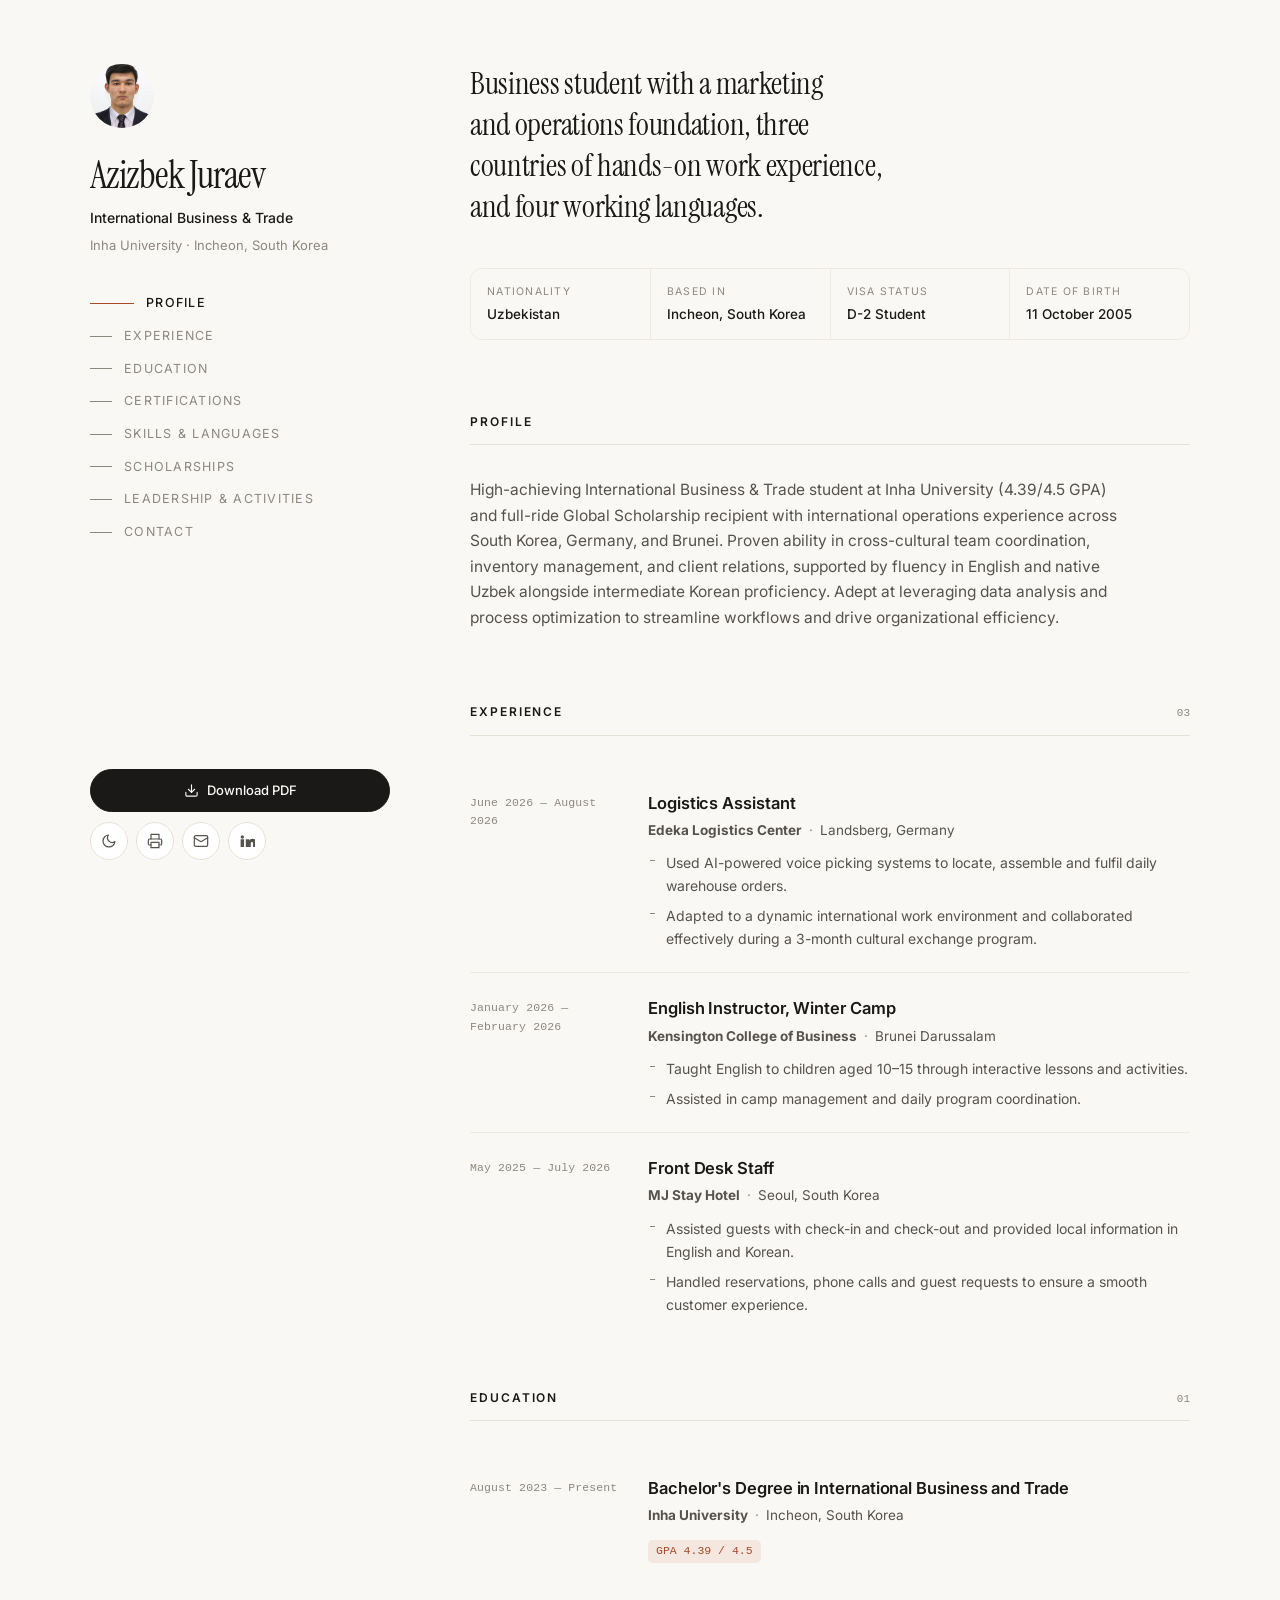
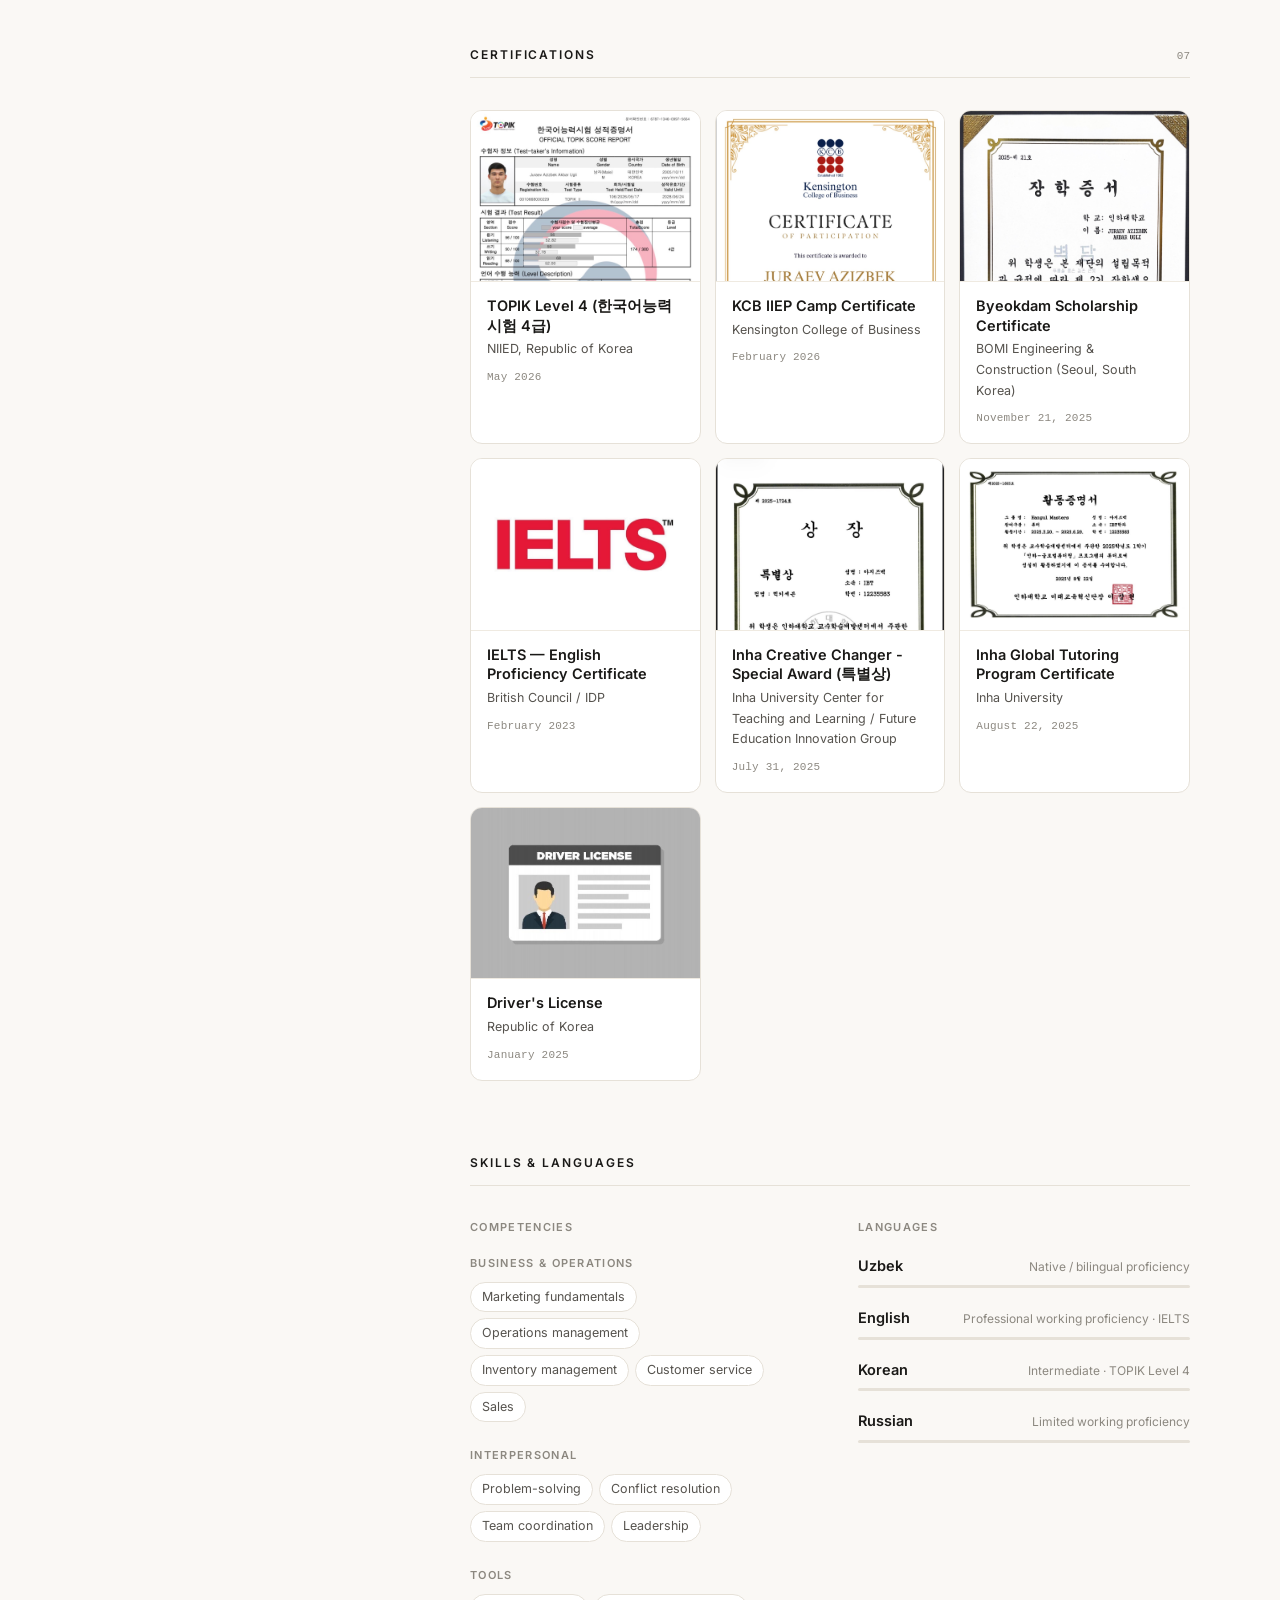
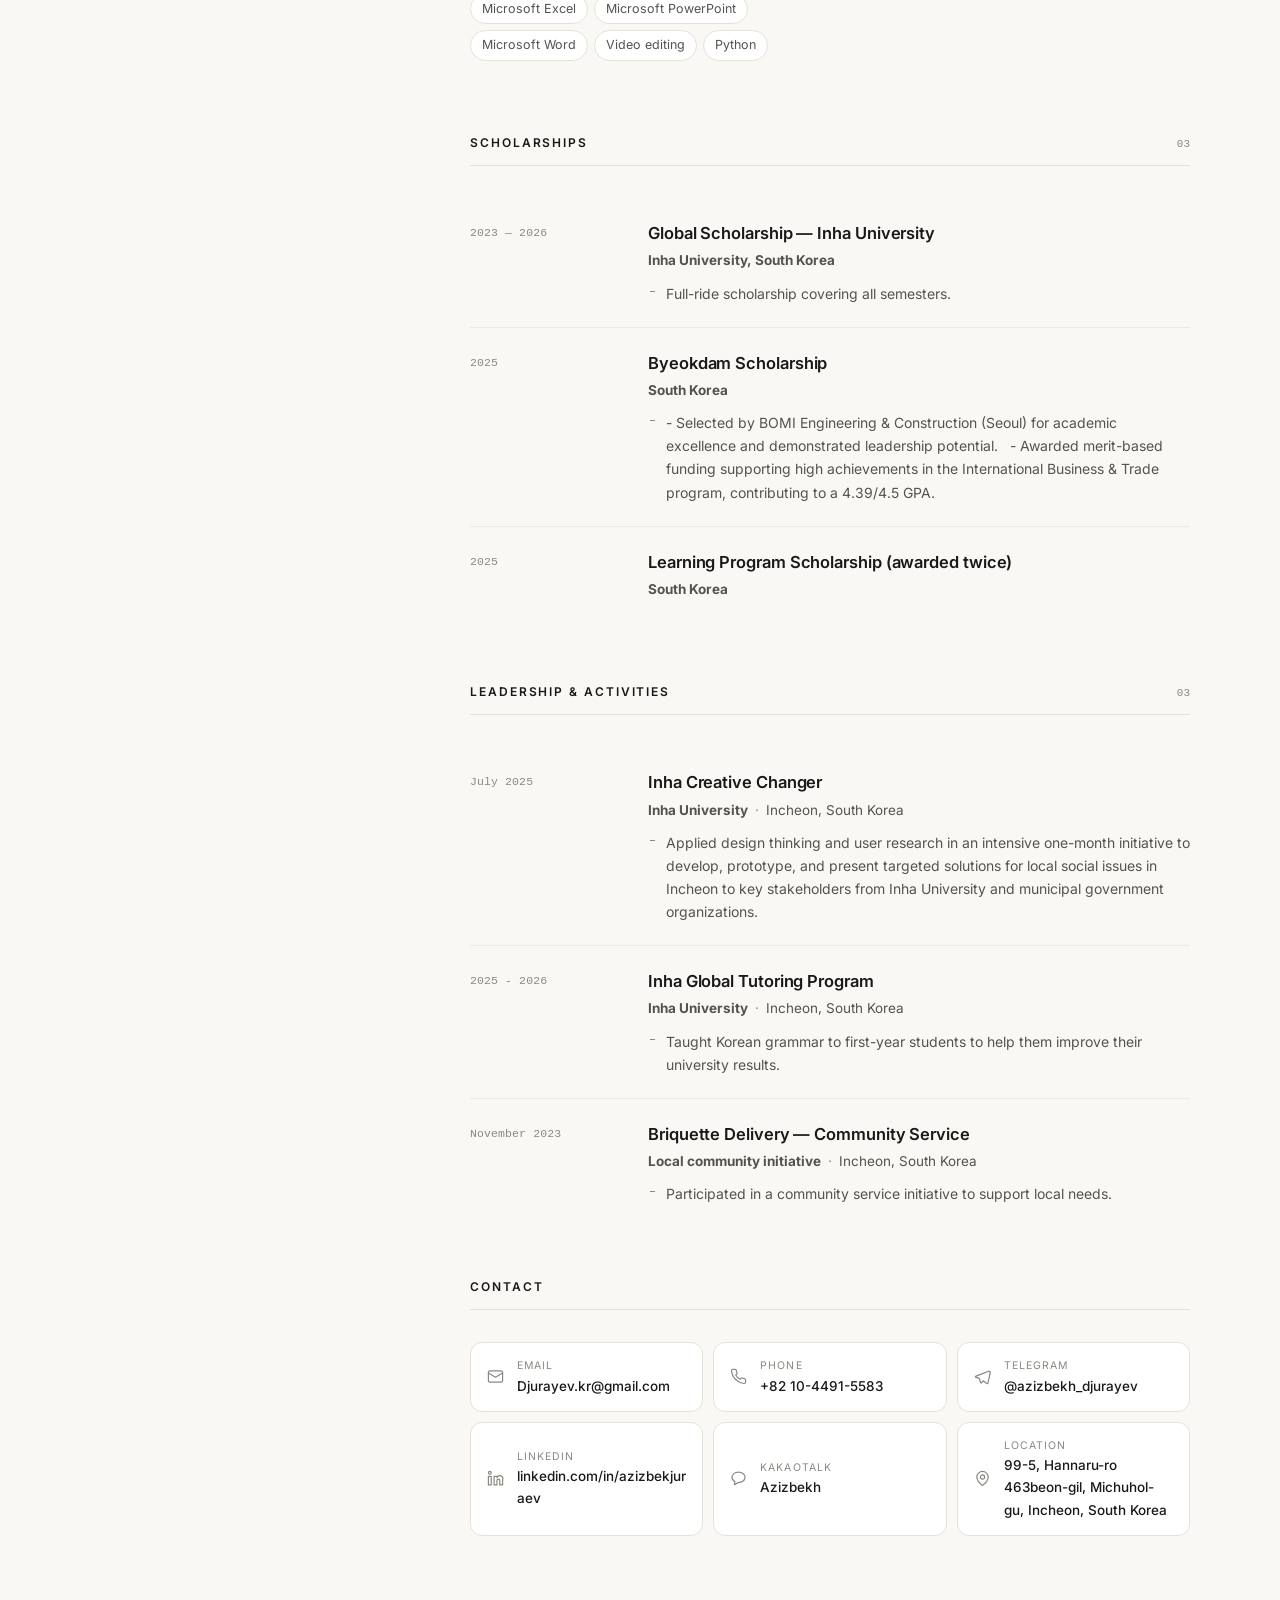
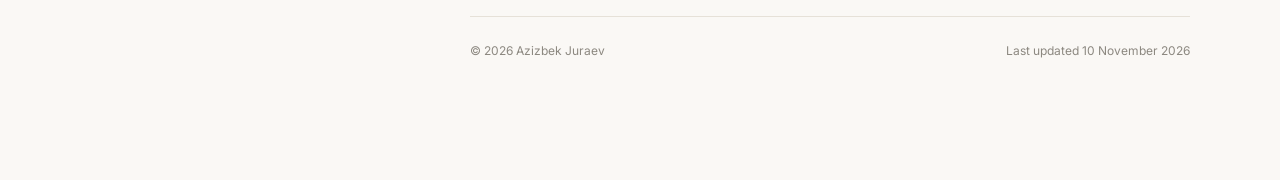
<file: index.html>
<!DOCTYPE html>
<html lang="en">
<head>
<meta charset="utf-8">
<meta name="viewport" content="width=device-width, initial-scale=1">
<title>Azizbek Juraev — International Business & Trade</title>
<meta name="description" content="Résumé of Azizbek Juraev — International Business and Trade student at Inha University, Incheon. Experience across South Korea, Brunei and Germany. Four working languages.">
<meta name="author" content="Azizbek Juraev">
<meta name="robots" content="index, follow">
<meta property="og:type" content="profile">
<meta property="og:title" content="Azizbek Juraev — International Business & Trade">
<meta property="og:description" content="International Business and Trade student at Inha University. Experience across South Korea, Brunei and Germany.">
<meta name="twitter:card" content="summary">
<meta name="theme-color" content="#faf8f5" media="(prefers-color-scheme: light)">
<meta name="theme-color" content="#100f0e" media="(prefers-color-scheme: dark)">
<link rel="canonical" href="/">
<link rel="icon" href="data:image/svg+xml,<svg xmlns='http://www.w3.org/2000/svg' viewBox='0 0 100 100'><rect width='100' height='100' rx='22' fill='%23a8492a'/><text x='50' y='69' font-size='52' font-family='Georgia,serif' fill='%23fff' text-anchor='middle'>AJ</text></svg>">
<link rel="preconnect" href="https://fonts.googleapis.com">
<link rel="preconnect" href="https://fonts.gstatic.com" crossorigin>
<link href="https://fonts.googleapis.com/css2?family=Instrument+Serif:ital@0;1&family=Inter:wght@400;500;600&display=swap" rel="stylesheet">
<link rel="stylesheet" href="styles.css">
</head>
<body>

<div class="shell">

  <aside class="side">
    <div>
      <div id="avatar"></div>
    </div>
    <div>
      <h1 id="p-name">—</h1>
      <p class="role"><strong id="p-headline"></strong></p>
      <p class="where" id="p-sub"></p>
    </div>

    <nav class="nav" id="nav" aria-label="Sections"></nav>

    <div class="side-actions">
      <a class="btn btn-primary" id="pdf-link" href="assets/Azizbek-Juraev-Resume.pdf" download>
        <svg viewBox="0 0 24 24" fill="none" stroke="currentColor" stroke-width="1.8" stroke-linecap="round" stroke-linejoin="round"><path d="M21 15v4a2 2 0 0 1-2 2H5a2 2 0 0 1-2-2v-4"/><polyline points="7 10 12 15 17 10"/><line x1="12" y1="15" x2="12" y2="3"/></svg>
        Download PDF
      </a>
      <div class="icon-row">
        <button class="icon-btn" id="theme-btn" title="Toggle theme" aria-label="Toggle colour theme">
          <svg id="theme-icon" viewBox="0 0 24 24" fill="none" stroke="currentColor" stroke-width="1.8" stroke-linecap="round" stroke-linejoin="round"><path d="M21 12.79A9 9 0 1 1 11.21 3 7 7 0 0 0 21 12.79z"/></svg>
        </button>
        <button class="icon-btn" id="print-btn" title="Print" aria-label="Print résumé">
          <svg viewBox="0 0 24 24" fill="none" stroke="currentColor" stroke-width="1.8" stroke-linecap="round" stroke-linejoin="round"><polyline points="6 9 6 2 18 2 18 9"/><path d="M6 18H4a2 2 0 0 1-2-2v-5a2 2 0 0 1 2-2h16a2 2 0 0 1 2 2v5a2 2 0 0 1-2 2h-2"/><rect x="6" y="14" width="12" height="8"/></svg>
        </button>
        <a class="icon-btn" id="mail-btn" href="#" title="Email" aria-label="Send an email">
          <svg viewBox="0 0 24 24" fill="none" stroke="currentColor" stroke-width="1.8" stroke-linecap="round" stroke-linejoin="round"><rect x="2" y="4" width="20" height="16" rx="2"/><path d="m22 7-10 6L2 7"/></svg>
        </a>
        <a class="icon-btn" id="li-btn" href="#" target="_blank" rel="noopener" title="LinkedIn" aria-label="LinkedIn profile">
          <svg viewBox="0 0 24 24" fill="currentColor"><path d="M4.98 3.5a2.5 2.5 0 1 1 0 5 2.5 2.5 0 0 1 0-5zM2.4 21h5.15V9.5H2.4V21zM10.2 9.5h4.94v1.57h.07c.69-1.24 2.37-2.55 4.88-2.55 5.22 0 6.18 3.32 6.18 7.63V21h-5.15v-4.79c0-1.14-.02-2.61-1.62-2.61-1.62 0-1.87 1.24-1.87 2.53V21H10.2V9.5z"/></svg>
        </a>
      </div>
    </div>
  </aside>

  <main class="main" id="main">
    <div class="boot" id="boot">Loading résumé…</div>
  </main>

</div>

<div class="lightbox" id="lightbox" role="dialog" aria-modal="true" aria-label="Certificate preview">
  <button class="close" id="lb-close" aria-label="Close">
    <svg viewBox="0 0 24 24" width="18" height="18" fill="none" stroke="currentColor" stroke-width="2" stroke-linecap="round"><path d="M18 6 6 18M6 6l12 12"/></svg>
  </button>
  <img id="lb-img" alt="">
  <div class="cap" id="lb-cap"></div>
</div>

<script src="app.js"></script>
</body>
</html>
</file>
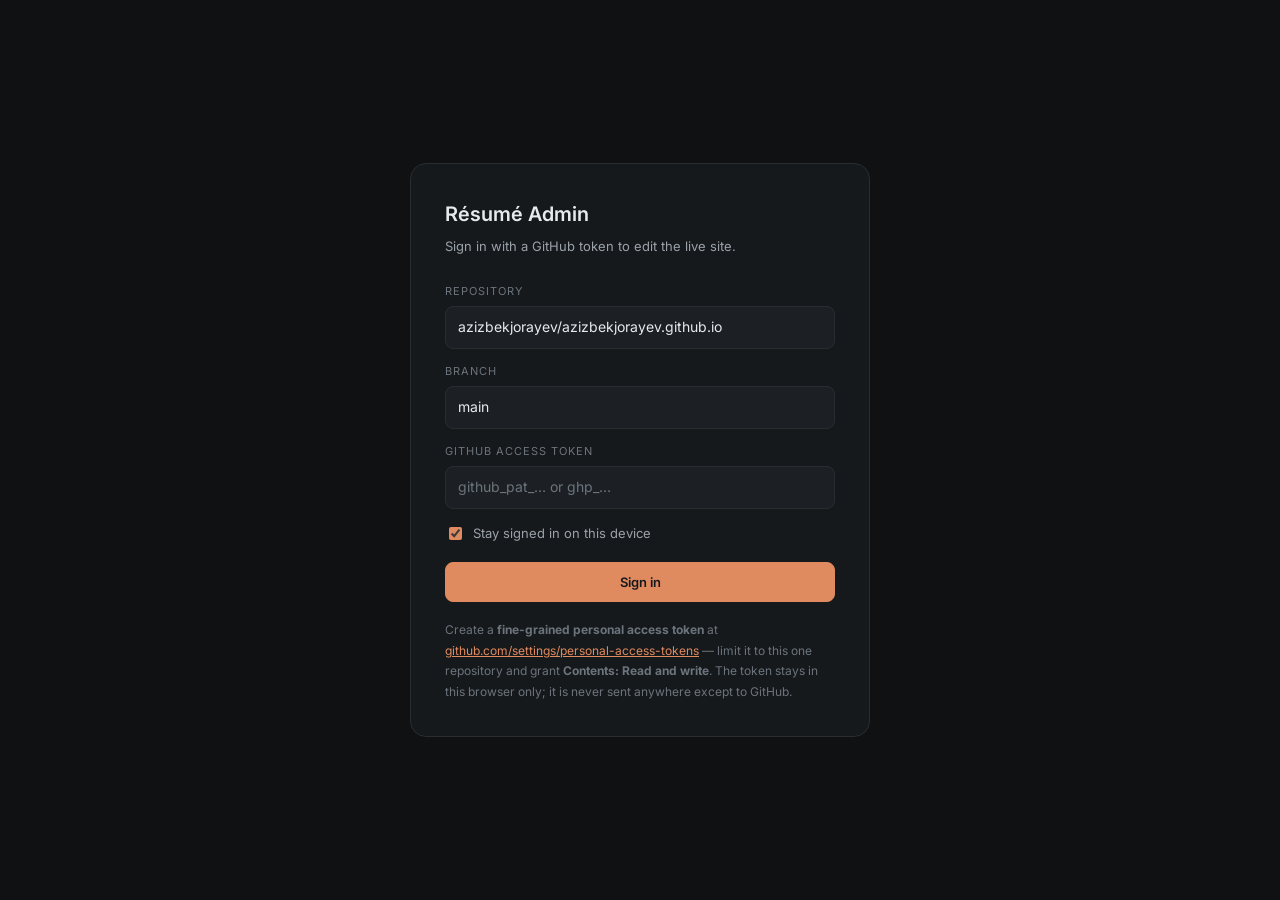
<file: admin/index.html>
<!DOCTYPE html>
<html lang="en">
<head>
<meta charset="utf-8">
<meta name="viewport" content="width=device-width, initial-scale=1">
<title>Résumé Admin</title>
<meta name="robots" content="noindex, nofollow">
<link rel="icon" href="data:image/svg+xml,<svg xmlns='http://www.w3.org/2000/svg' viewBox='0 0 100 100'><rect width='100' height='100' rx='22' fill='%23e08a5f'/><text x='50' y='70' font-size='56' font-family='monospace' fill='%2316191c' text-anchor='middle'>%E2%9A%99</text></svg>">
<link rel="preconnect" href="https://fonts.googleapis.com">
<link rel="preconnect" href="https://fonts.gstatic.com" crossorigin>
<link href="https://fonts.googleapis.com/css2?family=Inter:wght@400;500;600&display=swap" rel="stylesheet">
<link rel="stylesheet" href="admin.css">
</head>
<body>

<!-- ============ LOGIN ============ -->
<div class="gate" id="gate">
  <div class="gate-card">
    <h1>Résumé Admin</h1>
    <p class="sub">Sign in with a GitHub token to edit the live site.</p>

    <label class="f">
      <span>Repository</span>
      <input type="text" id="in-repo" class="mono" value="azizbekjorayev/azizbekjorayev.github.io" placeholder="username/repository" autocomplete="off" spellcheck="false">
    </label>

    <label class="f">
      <span>Branch</span>
      <input type="text" id="in-branch" class="mono" value="main" autocomplete="off" spellcheck="false">
    </label>

    <label class="f">
      <span>GitHub access token</span>
      <input type="password" id="in-token" class="mono" placeholder="github_pat_… or ghp_…" autocomplete="off" spellcheck="false">
    </label>

    <label style="display:flex;align-items:center;gap:8px;font-size:13px;color:var(--ink-2);margin:4px 0 18px;cursor:pointer">
      <input type="checkbox" id="in-remember" checked style="width:auto;accent-color:var(--accent)">
      Stay signed in on this device
    </label>

    <button class="btn btn-primary btn-wide" id="btn-login">Sign in</button>
    <div class="msg" id="gate-msg"></div>

    <p class="help">
      Create a <b>fine-grained personal access token</b> at
      <a href="https://github.com/settings/personal-access-tokens/new" target="_blank" rel="noopener">github.com/settings/personal-access-tokens</a>
      — limit it to this one repository and grant <b>Contents: Read and write</b>.
      The token stays in this browser only; it is never sent anywhere except to GitHub.
    </p>
  </div>
</div>

<!-- ============ APP ============ -->
<div class="app" id="app">
  <aside class="sidebar">
    <div class="brand">
      <div class="t">Résumé Admin</div>
      <div class="r" id="brand-repo"></div>
    </div>
    <nav class="snav" id="snav"></nav>
    <div class="sfoot">
      <a class="btn btn-sm" id="btn-view" href="../" target="_blank" rel="noopener">View site ↗</a>
      <button class="btn btn-sm btn-danger" id="btn-logout">Sign out</button>
    </div>
  </aside>

  <div class="content">
    <div class="topbar">
      <h2 id="pane-title">Profile</h2>
      <span class="dirty" id="dirty">● unsaved changes</span>
    </div>
    <div class="pane" id="pane"></div>
  </div>

  <div class="savebar">
    <span class="status" id="status"></span>
    <button class="btn" id="btn-reload">Discard &amp; reload</button>
    <button class="btn btn-primary" id="btn-save">Publish changes</button>
  </div>
</div>

<script src="admin.js"></script>
</body>
</html>
</file>
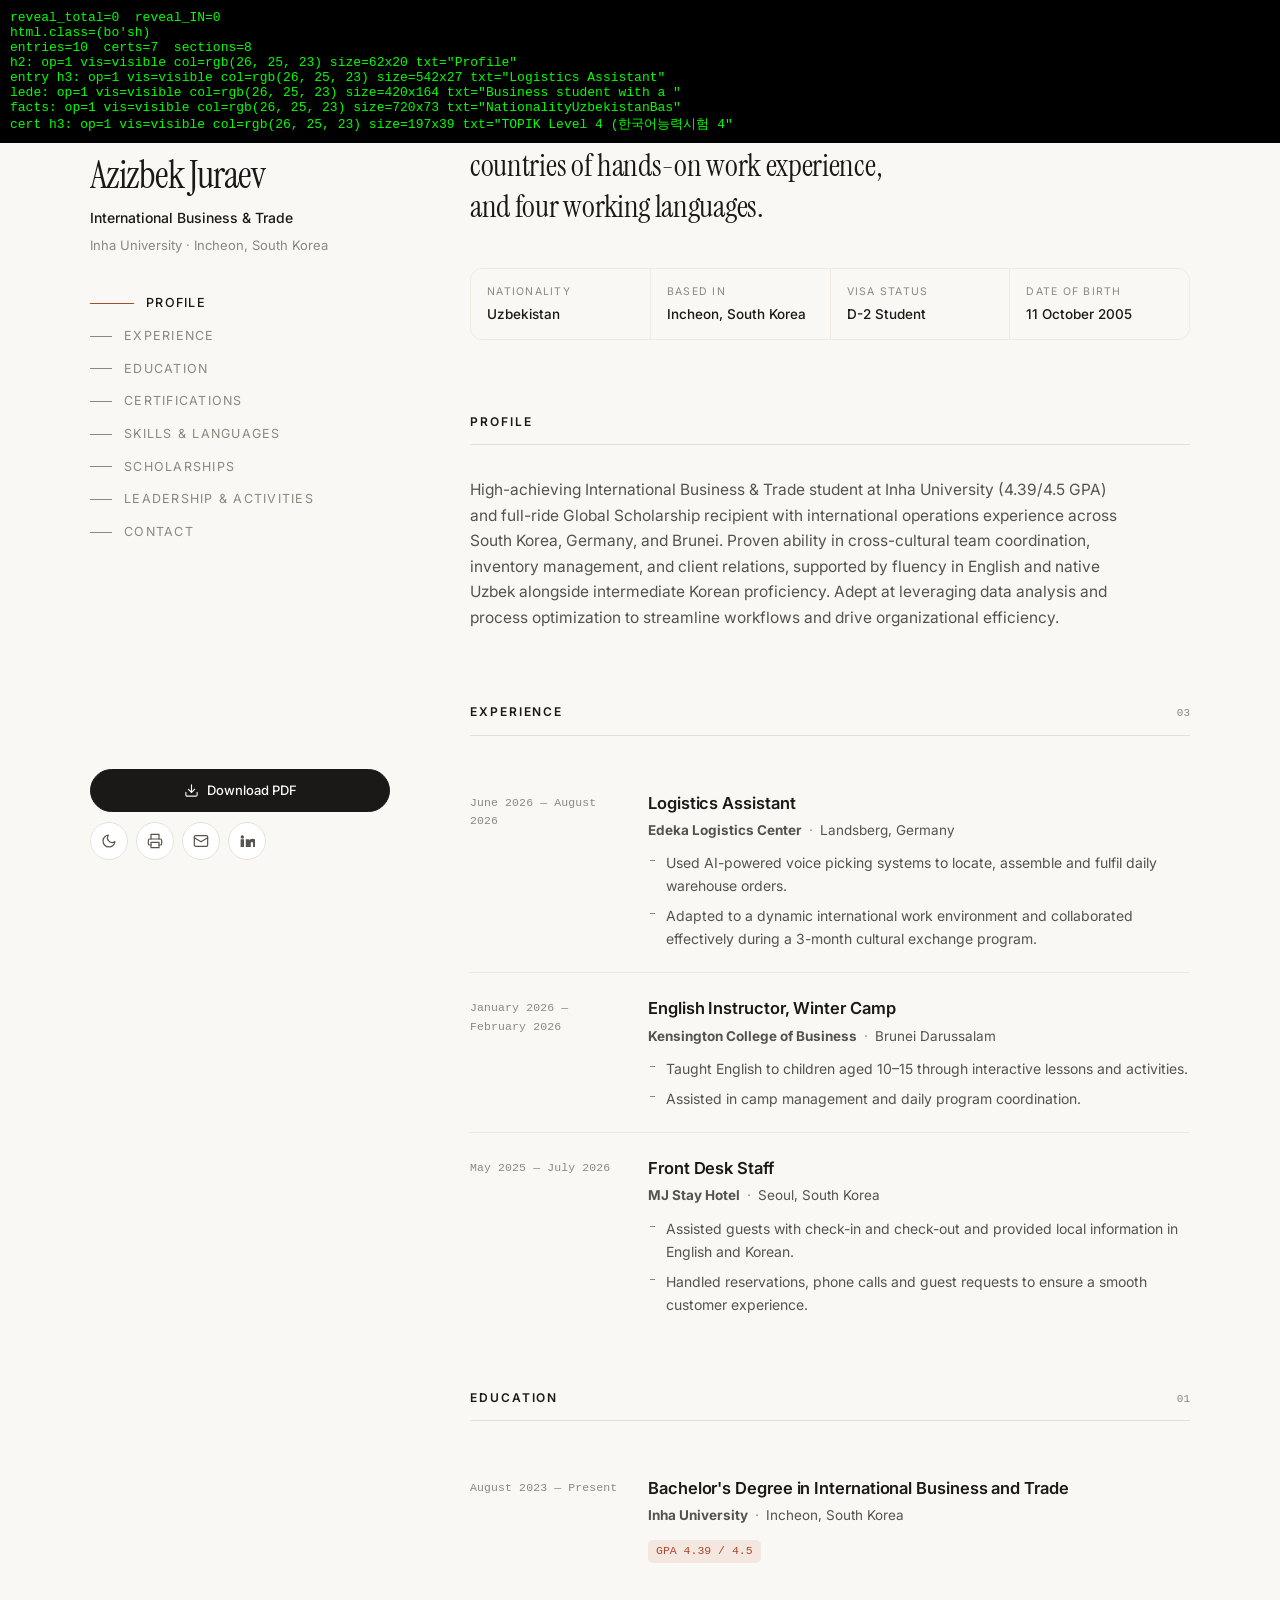
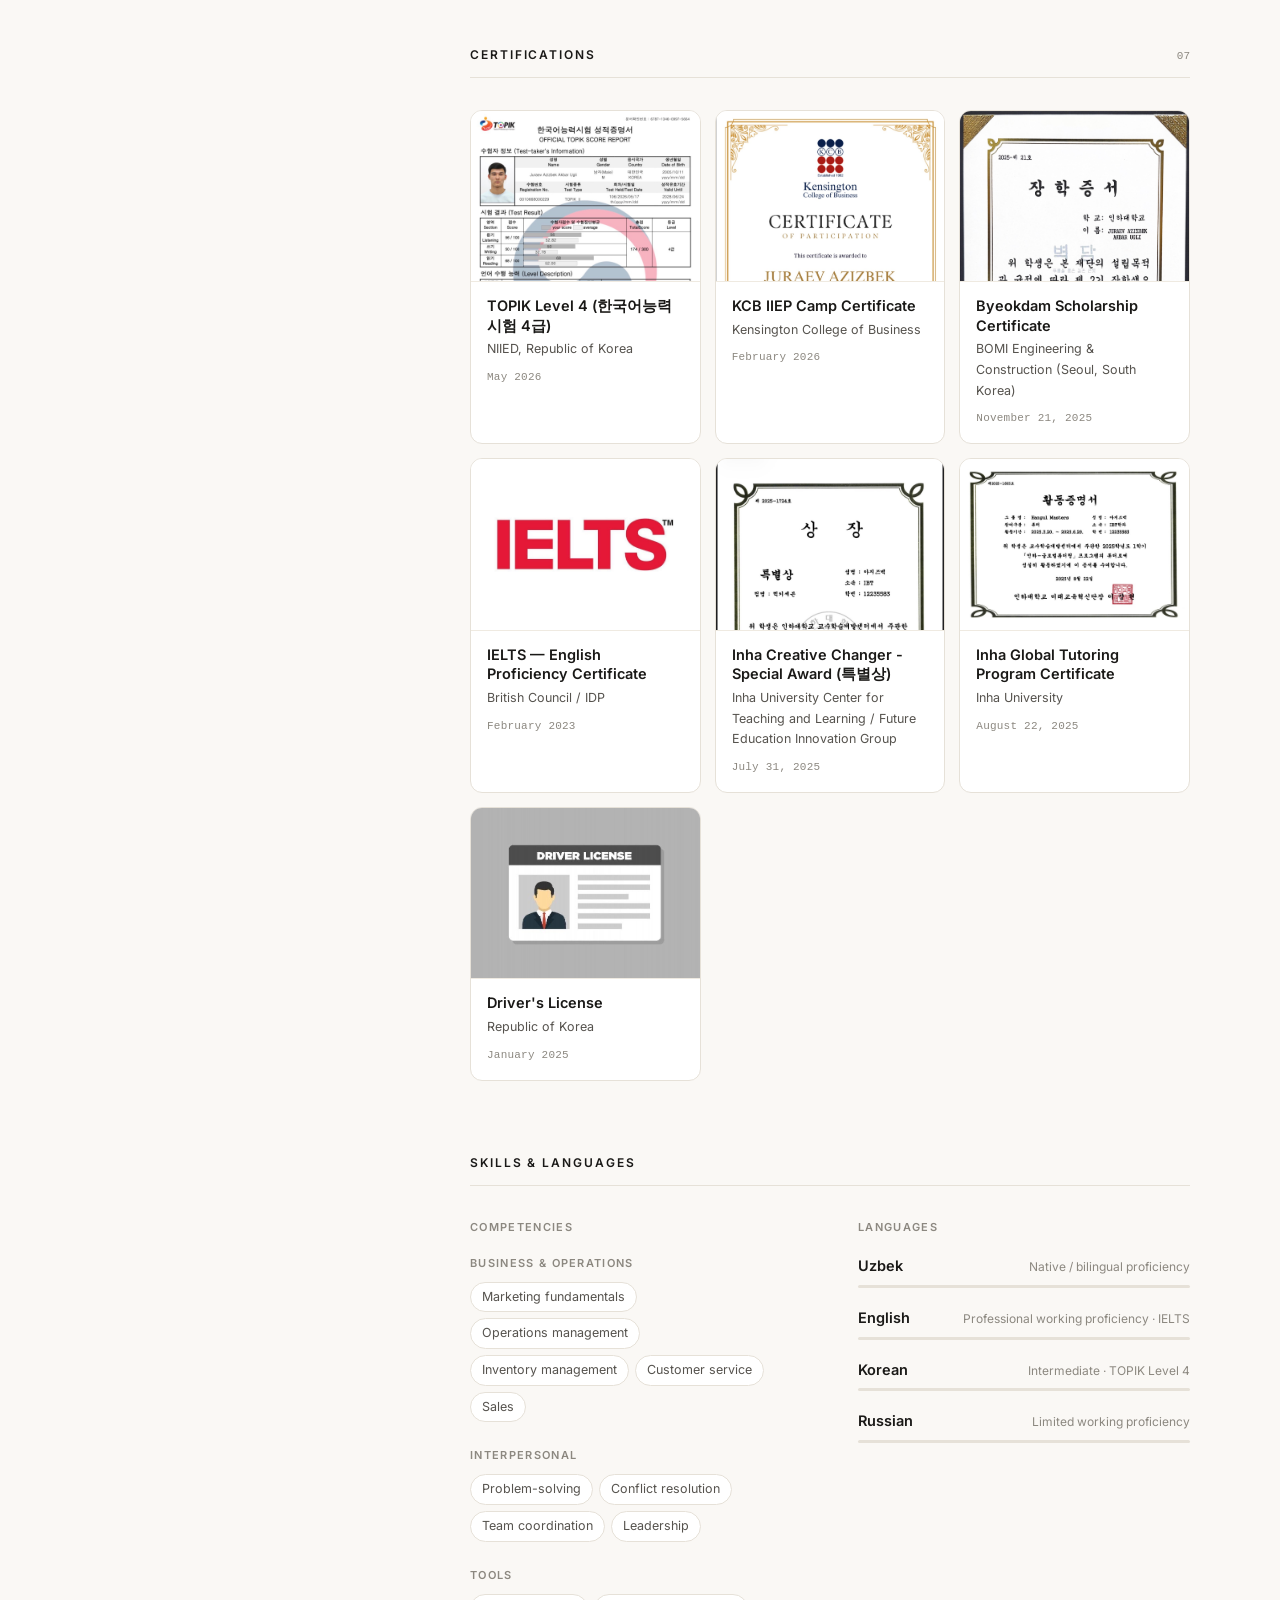
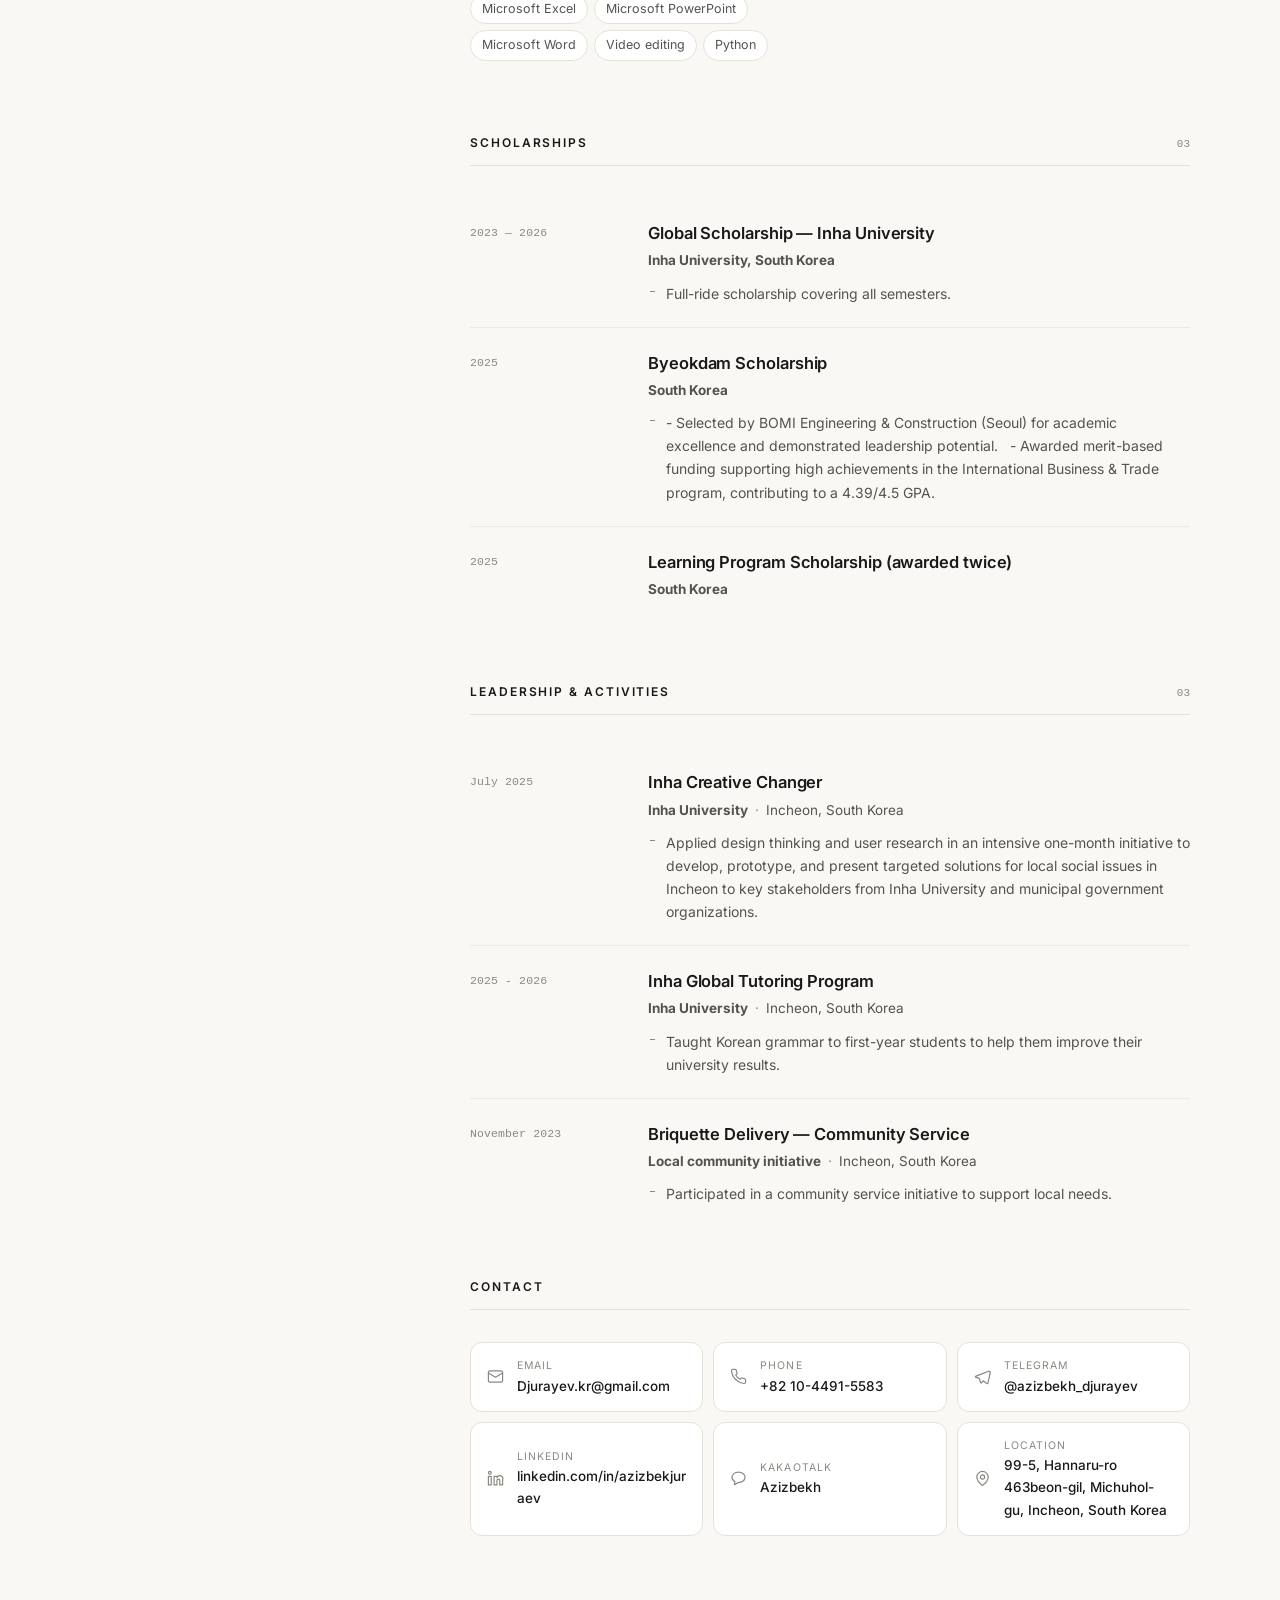
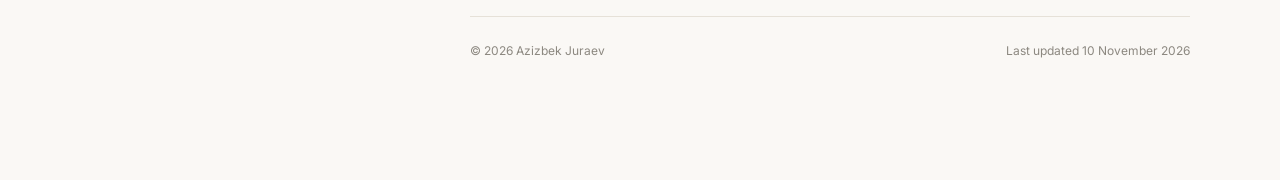
<file: diag.html>
<!DOCTYPE html>
<html lang="en">
<head>
<meta charset="utf-8">
<meta name="viewport" content="width=device-width, initial-scale=1">
<title>Azizbek Juraev — International Business & Trade</title>
<meta name="description" content="Résumé of Azizbek Juraev — International Business and Trade student at Inha University, Incheon. Experience across South Korea, Brunei and Germany. Four working languages.">
<meta name="author" content="Azizbek Juraev">
<meta name="robots" content="index, follow">
<meta property="og:type" content="profile">
<meta property="og:title" content="Azizbek Juraev — International Business & Trade">
<meta property="og:description" content="International Business and Trade student at Inha University. Experience across South Korea, Brunei and Germany.">
<meta name="twitter:card" content="summary">
<meta name="theme-color" content="#faf8f5" media="(prefers-color-scheme: light)">
<meta name="theme-color" content="#100f0e" media="(prefers-color-scheme: dark)">
<link rel="canonical" href="/">
<link rel="icon" href="data:image/svg+xml,<svg xmlns='http://www.w3.org/2000/svg' viewBox='0 0 100 100'><rect width='100' height='100' rx='22' fill='%23a8492a'/><text x='50' y='69' font-size='52' font-family='Georgia,serif' fill='%23fff' text-anchor='middle'>AJ</text></svg>">
<link rel="preconnect" href="https://fonts.googleapis.com">
<link rel="preconnect" href="https://fonts.gstatic.com" crossorigin>
<link href="https://fonts.googleapis.com/css2?family=Instrument+Serif:ital@0;1&family=Inter:wght@400;500;600&display=swap" rel="stylesheet">
<link rel="stylesheet" href="styles.css">
</head>
<body>

<div class="shell">

  <aside class="side">
    <div>
      <div id="avatar"></div>
    </div>
    <div>
      <h1 id="p-name">—</h1>
      <p class="role"><strong id="p-headline"></strong></p>
      <p class="where" id="p-sub"></p>
    </div>

    <nav class="nav" id="nav" aria-label="Sections"></nav>

    <div class="side-actions">
      <a class="btn btn-primary" id="pdf-link" href="assets/Azizbek-Juraev-Resume.pdf" download>
        <svg viewBox="0 0 24 24" fill="none" stroke="currentColor" stroke-width="1.8" stroke-linecap="round" stroke-linejoin="round"><path d="M21 15v4a2 2 0 0 1-2 2H5a2 2 0 0 1-2-2v-4"/><polyline points="7 10 12 15 17 10"/><line x1="12" y1="15" x2="12" y2="3"/></svg>
        Download PDF
      </a>
      <div class="icon-row">
        <button class="icon-btn" id="theme-btn" title="Toggle theme" aria-label="Toggle colour theme">
          <svg id="theme-icon" viewBox="0 0 24 24" fill="none" stroke="currentColor" stroke-width="1.8" stroke-linecap="round" stroke-linejoin="round"><path d="M21 12.79A9 9 0 1 1 11.21 3 7 7 0 0 0 21 12.79z"/></svg>
        </button>
        <button class="icon-btn" id="print-btn" title="Print" aria-label="Print résumé">
          <svg viewBox="0 0 24 24" fill="none" stroke="currentColor" stroke-width="1.8" stroke-linecap="round" stroke-linejoin="round"><polyline points="6 9 6 2 18 2 18 9"/><path d="M6 18H4a2 2 0 0 1-2-2v-5a2 2 0 0 1 2-2h16a2 2 0 0 1 2 2v5a2 2 0 0 1-2 2h-2"/><rect x="6" y="14" width="12" height="8"/></svg>
        </button>
        <a class="icon-btn" id="mail-btn" href="#" title="Email" aria-label="Send an email">
          <svg viewBox="0 0 24 24" fill="none" stroke="currentColor" stroke-width="1.8" stroke-linecap="round" stroke-linejoin="round"><rect x="2" y="4" width="20" height="16" rx="2"/><path d="m22 7-10 6L2 7"/></svg>
        </a>
        <a class="icon-btn" id="li-btn" href="#" target="_blank" rel="noopener" title="LinkedIn" aria-label="LinkedIn profile">
          <svg viewBox="0 0 24 24" fill="currentColor"><path d="M4.98 3.5a2.5 2.5 0 1 1 0 5 2.5 2.5 0 0 1 0-5zM2.4 21h5.15V9.5H2.4V21zM10.2 9.5h4.94v1.57h.07c.69-1.24 2.37-2.55 4.88-2.55 5.22 0 6.18 3.32 6.18 7.63V21h-5.15v-4.79c0-1.14-.02-2.61-1.62-2.61-1.62 0-1.87 1.24-1.87 2.53V21H10.2V9.5z"/></svg>
        </a>
      </div>
    </div>
  </aside>

  <main class="main" id="main">
    <div class="boot" id="boot">Loading résumé…</div>
  </main>

</div>

<div class="lightbox" id="lightbox" role="dialog" aria-modal="true" aria-label="Certificate preview">
  <button class="close" id="lb-close" aria-label="Close">
    <svg viewBox="0 0 24 24" width="18" height="18" fill="none" stroke="currentColor" stroke-width="2" stroke-linecap="round"><path d="M18 6 6 18M6 6l12 12"/></svg>
  </button>
  <img id="lb-img" alt="">
  <div class="cap" id="lb-cap"></div>
</div>

<script src="app.js"></script>
<script>
setTimeout(function(){
  var out=[];
  out.push("reveal_total="+document.querySelectorAll(".reveal").length+"  reveal_IN="+document.querySelectorAll(".reveal.in").length);
  out.push("html.class="+(document.documentElement.className||"(bo'sh)"));
  out.push("entries="+document.querySelectorAll(".entry").length+"  certs="+document.querySelectorAll(".cert").length+"  sections="+document.querySelectorAll("section").length);
  [["h2","h2"],["entry h3","article.entry h3"],["lede","p.lede"],["facts",".facts"],["cert h3",".cert h3"]].forEach(function(pair){
    var e=document.querySelector(pair[1]);
    if(!e){out.push(pair[0]+": YO_Q");return;}
    var cs=getComputedStyle(e), r=e.getBoundingClientRect();
    out.push(pair[0]+": op="+cs.opacity+" vis="+cs.visibility+" col="+cs.color+" size="+Math.round(r.width)+"x"+Math.round(r.height)+" txt="+JSON.stringify((e.textContent||"").trim().slice(0,24)));
  });
  var d=document.createElement("pre");
  d.style.cssText="position:fixed;top:0;left:0;right:0;z-index:9999;background:#000;color:#0f0;font:13px monospace;padding:10px;margin:0;white-space:pre-wrap";
  d.textContent=out.join("\n");
  document.body.insertBefore(d, document.body.firstChild);
},900);
</script>
</body>
</html>
</file>
<file: styles.css>
/* ============================================================
   Azizbek Juraev — Résumé
   Editorial minimalist. Light + dark, print-ready.
   ============================================================ */

:root {
  --paper:      #faf8f5;
  --surface:    #ffffff;
  --surface-2:  #f2efe9;
  --ink:        #1a1917;
  --ink-2:      #56534e;
  --ink-3:      #8c8880;
  --line:       #e6e1d8;
  --line-soft:  #efeae1;
  --accent:     #a8492a;
  --accent-ink: #ffffff;
  --accent-soft:#f4e7e0;

  --serif: "Instrument Serif", "Iowan Old Style", Georgia, "Times New Roman",
           "Apple SD Gothic Neo", "Malgun Gothic", "Noto Sans KR", serif;
  /* Korean / CJK fallbacks so 한국어 text never renders as tofu boxes. */
  --sans: "Inter", -apple-system, BlinkMacSystemFont, "Segoe UI", Roboto, Helvetica, Arial,
          "Apple SD Gothic Neo", "Malgun Gothic", "Noto Sans KR", "Noto Sans CJK KR", "Nanum Gothic", sans-serif;
  --mono: ui-monospace, "SF Mono", "JetBrains Mono", Menlo, Consolas, monospace;

  --r: 12px;
  --shadow: 0 1px 2px rgba(26,25,23,.04), 0 8px 24px -12px rgba(26,25,23,.10);
  --ease: cubic-bezier(.22,.61,.36,1);
}

:root:not([data-theme="light"]) {
  color-scheme: light;
}

@media (prefers-color-scheme: dark) {
  :root:not([data-theme="light"]) {
    --paper:      #100f0e;
    --surface:    #1a1917;
    --surface-2:  #221f1d;
    --ink:        #ede9e3;
    --ink-2:      #a49e95;
    --ink-3:      #7a746c;
    --line:       #2c2a26;
    --line-soft:  #232120;
    --accent:     #e08a5f;
    --accent-ink: #1a1917;
    --accent-soft:#2a201b;
    --shadow: 0 1px 2px rgba(0,0,0,.4), 0 8px 28px -14px rgba(0,0,0,.7);
    color-scheme: dark;
  }
}

:root[data-theme="dark"] {
  --paper:      #100f0e;
  --surface:    #1a1917;
  --surface-2:  #221f1d;
  --ink:        #ede9e3;
  --ink-2:      #a49e95;
  --ink-3:      #7a746c;
  --line:       #2c2a26;
  --line-soft:  #232120;
  --accent:     #e08a5f;
  --accent-ink: #1a1917;
  --accent-soft:#2a201b;
  --shadow: 0 1px 2px rgba(0,0,0,.4), 0 8px 28px -14px rgba(0,0,0,.7);
  color-scheme: dark;
}

* { box-sizing: border-box; }

body {
  margin: 0;
  background: var(--paper);
  color: var(--ink);
  font-family: var(--sans);
  font-size: 15px;
  line-height: 1.65;
  -webkit-font-smoothing: antialiased;
  text-rendering: optimizeLegibility;
}

a { color: inherit; text-decoration: none; }

::selection { background: var(--accent); color: var(--accent-ink); }

/* --- Reveal on scroll ------------------------------------- */
/* No entrance animation and nothing conditionally hidden: the resume must
   render completely on first paint, for every browser, for print-to-PDF and
   for link-preview and screenshot tools that never scroll. */
@media (prefers-reduced-motion: reduce) {
  * { scroll-behavior: auto !important; }
}

html { scroll-behavior: smooth; }

/* --- Layout ----------------------------------------------- */
.shell {
  max-width: 1180px;
  margin: 0 auto;
  padding: 0 40px;
  display: grid;
  grid-template-columns: 300px 1fr;
  gap: 80px;
  align-items: start;
}

/* --- Sidebar ---------------------------------------------- */
.side {
  position: sticky;
  top: 0;
  height: 100vh;
  padding: 64px 0 40px;
  display: flex;
  flex-direction: column;
  gap: 28px;
  overflow-y: auto;
  scrollbar-width: none;
}
.side::-webkit-scrollbar { display: none; }

.avatar {
  width: 64px; height: 64px;
  border-radius: 50%;
  background: var(--accent);
  color: var(--accent-ink);
  display: grid; place-items: center;
  font-family: var(--serif);
  font-size: 26px;
  letter-spacing: .02em;
  object-fit: cover;
  flex: none;
}
img.avatar { background: var(--surface-2); }

.side h1 {
  font-family: var(--serif);
  font-weight: 400;
  font-size: 38px;
  line-height: 1.05;
  letter-spacing: -.015em;
  margin: 0 0 10px;
}
.side .role {
  font-size: 14px;
  color: var(--ink-2);
  margin: 0;
}
.side .role strong { color: var(--ink); font-weight: 500; }
.side .where {
  font-size: 13px;
  color: var(--ink-3);
  margin: 6px 0 0;
}

/* --- Nav --------------------------------------------------- */
.nav { display: flex; flex-direction: column; gap: 2px; margin-top: 4px; }
.nav a {
  display: flex; align-items: center; gap: 12px;
  padding: 5px 0;
  font-size: 12.5px;
  letter-spacing: .1em;
  text-transform: uppercase;
  color: var(--ink-3);
  transition: color .25s var(--ease);
}
.nav a .bar {
  width: 22px; height: 1px;
  background: currentColor;
  transition: width .3s var(--ease), background .25s var(--ease);
  flex: none;
}
.nav a:hover { color: var(--ink); }
.nav a:hover .bar { width: 40px; }
.nav a.active { color: var(--ink); font-weight: 500; }
.nav a.active .bar { width: 44px; background: var(--accent); }

/* --- Buttons ---------------------------------------------- */
.side-actions { margin-top: auto; padding-top: 24px; display: flex; flex-direction: column; gap: 10px; }

.btn {
  display: inline-flex; align-items: center; justify-content: center; gap: 8px;
  padding: 10px 16px;
  border: 1px solid var(--line);
  border-radius: 999px;
  background: var(--surface);
  color: var(--ink);
  font: inherit; font-size: 13px; font-weight: 500;
  cursor: pointer;
  transition: border-color .25s var(--ease), background .25s var(--ease), transform .15s var(--ease);
}
.btn:hover { border-color: var(--ink-3); transform: translateY(-1px); }
.btn:active { transform: none; }
.btn-primary { background: var(--ink); color: var(--paper); border-color: var(--ink); }
.btn-primary:hover { background: var(--accent); border-color: var(--accent); color: var(--accent-ink); }
.btn svg { width: 15px; height: 15px; flex: none; }

.icon-row { display: flex; gap: 8px; }
.icon-btn {
  width: 38px; height: 38px;
  display: grid; place-items: center;
  border: 1px solid var(--line);
  border-radius: 50%;
  background: var(--surface);
  color: var(--ink-2);
  cursor: pointer;
  transition: all .25s var(--ease);
}
.icon-btn:hover { color: var(--ink); border-color: var(--ink-3); }
.icon-btn svg { width: 16px; height: 16px; }

/* --- Main -------------------------------------------------- */
.main { padding: 64px 0 120px; min-width: 0; }

.lede {
  font-family: var(--serif);
  font-weight: 400;
  font-size: clamp(23px, 2.6vw, 31px);
  line-height: 1.32;
  letter-spacing: -.01em;
  margin: 0 0 40px;
  max-width: 30ch;
  text-wrap: balance;
}

.facts {
  display: grid;
  grid-template-columns: repeat(auto-fit, minmax(140px, 1fr));
  gap: 1px;
  background: var(--line-soft);
  border: 1px solid var(--line-soft);
  border-radius: var(--r);
  overflow: hidden;
  margin-bottom: 72px;
}
.fact { background: var(--paper); padding: 14px 16px; }
.fact dt {
  font-size: 10.5px; letter-spacing: .12em; text-transform: uppercase;
  color: var(--ink-3); margin: 0 0 3px;
}
.fact dd { margin: 0; font-size: 13.5px; font-weight: 500; }

section { margin-bottom: 72px; scroll-margin-top: 40px; }

.sec-head {
  display: flex; align-items: baseline; gap: 16px;
  margin-bottom: 32px;
  padding-bottom: 12px;
  border-bottom: 1px solid var(--line);
}
.sec-head h2 {
  font-family: var(--sans);
  font-size: 12px; font-weight: 600;
  letter-spacing: .16em; text-transform: uppercase;
  margin: 0;
}
.sec-head .count {
  font-family: var(--mono);
  font-size: 11px; color: var(--ink-3);
  margin-left: auto;
}

/* --- Timeline entries -------------------------------------- */
.entry {
  display: grid;
  grid-template-columns: 150px 1fr;
  gap: 28px;
  padding: 22px 0;
  border-bottom: 1px solid var(--line-soft);
}
.entry:last-child { border-bottom: 0; padding-bottom: 0; }
.entry:first-child { padding-top: 0; }
.entry .when {
  font-family: var(--mono);
  font-size: 11.5px;
  letter-spacing: .01em;
  color: var(--ink-3);
  padding-top: 4px;
  line-height: 1.6;
}
.entry h3 {
  margin: 0 0 2px;
  font-size: 16.5px; font-weight: 600;
  letter-spacing: -.005em;
}
.entry .org {
  margin: 0 0 10px;
  font-size: 13.5px; color: var(--ink-2);
}
.entry .org .dot { color: var(--ink-3); margin: 0 7px; }
.entry .note {
  display: inline-block;
  margin: 0 0 10px;
  font-family: var(--mono); font-size: 11.5px;
  color: var(--accent);
  background: var(--accent-soft);
  padding: 2px 8px; border-radius: 5px;
}
.entry ul { margin: 0; padding: 0; list-style: none; display: grid; gap: 7px; }
.entry ul li {
  position: relative;
  padding-left: 18px;
  font-size: 14px;
  color: var(--ink-2);
}
.entry ul li::before {
  content: ""; position: absolute;
  left: 2px; top: 9px;
  width: 5px; height: 1px;
  background: var(--ink-3);
}

/* --- Certificates ------------------------------------------ */
.certs {
  display: grid;
  grid-template-columns: repeat(auto-fill, minmax(220px, 1fr));
  gap: 14px;
}
.cert {
  border: 1px solid var(--line);
  border-radius: var(--r);
  background: var(--surface);
  overflow: hidden;
  display: flex; flex-direction: column;
  transition: border-color .25s var(--ease), transform .25s var(--ease), box-shadow .25s var(--ease);
}
.cert.has-img { cursor: zoom-in; }
.cert.has-img:hover { transform: translateY(-2px); border-color: var(--ink-3); box-shadow: var(--shadow); }
.cert .thumb {
  aspect-ratio: 4 / 3;
  background: var(--surface-2);
  display: grid; place-items: center;
  border-bottom: 1px solid var(--line-soft);
  overflow: hidden;
}
.cert .thumb img { width: 100%; height: 100%; object-fit: cover; display: block; }
.cert .thumb .ph { color: var(--ink-3); }
.cert .thumb .ph svg { width: 26px; height: 26px; }
.cert .body { padding: 14px 16px 16px; }
.cert h3 { margin: 0 0 4px; font-size: 14.5px; font-weight: 600; line-height: 1.35; }
.cert .issuer { margin: 0; font-size: 12.5px; color: var(--ink-2); }
.cert .date {
  margin: 8px 0 0; font-family: var(--mono);
  font-size: 11px; color: var(--ink-3);
  letter-spacing: .02em;
}

/* --- Skills & languages ------------------------------------ */
.split { display: grid; grid-template-columns: 1fr 1fr; gap: 56px; }

.skill-group { margin-bottom: 24px; }
.skill-group:last-child { margin-bottom: 0; }
.skill-group h3 {
  margin: 0 0 10px;
  font-size: 11px; font-weight: 600;
  letter-spacing: .12em; text-transform: uppercase;
  color: var(--ink-3);
}
.tags { display: flex; flex-wrap: wrap; gap: 6px; }
.tag {
  font-size: 12.5px;
  padding: 4px 11px;
  border: 1px solid var(--line);
  border-radius: 999px;
  color: var(--ink-2);
  background: var(--surface);
}

.lang { margin-bottom: 18px; }
.lang:last-child { margin-bottom: 0; }
.lang .top { display: flex; justify-content: space-between; align-items: baseline; gap: 12px; margin-bottom: 7px; }
.lang .name { font-size: 14.5px; font-weight: 600; }
.lang .lvl { font-size: 12px; color: var(--ink-3); text-align: right; }
.lang .track { height: 3px; background: var(--line); border-radius: 2px; overflow: hidden; }
.lang .fill {
  height: 100%; width: 0;
  background: var(--accent);
  border-radius: 2px;
  transition: width 1s var(--ease);
}

/* --- Contact ----------------------------------------------- */
.contact-grid {
  display: grid;
  grid-template-columns: repeat(auto-fit, minmax(230px, 1fr));
  gap: 10px;
}
.contact-item {
  display: flex; align-items: center; gap: 13px;
  padding: 14px 16px;
  border: 1px solid var(--line);
  border-radius: var(--r);
  background: var(--surface);
  transition: border-color .25s var(--ease), transform .2s var(--ease);
}
a.contact-item:hover { border-color: var(--accent); transform: translateY(-1px); }
.contact-item svg { width: 17px; height: 17px; color: var(--ink-3); flex: none; }
.contact-item .k { font-size: 10.5px; letter-spacing: .1em; text-transform: uppercase; color: var(--ink-3); }
.contact-item .v { font-size: 13.5px; font-weight: 500; word-break: break-word; }

footer {
  margin-top: 80px; padding-top: 24px;
  border-top: 1px solid var(--line);
  display: flex; flex-wrap: wrap; gap: 12px;
  justify-content: space-between; align-items: center;
  font-size: 12px; color: var(--ink-3);
}
footer a:hover { color: var(--ink); }

/* --- Lightbox ---------------------------------------------- */
.lightbox {
  position: fixed; inset: 0; z-index: 100;
  background: rgba(16,15,14,.88);
  backdrop-filter: blur(6px);
  display: none; place-items: center;
  padding: 40px;
}
.lightbox.open { display: grid; }
.lightbox img {
  max-width: 100%; max-height: 88vh;
  border-radius: 8px;
  box-shadow: 0 24px 80px rgba(0,0,0,.5);
}
.lightbox .cap {
  position: absolute; bottom: 24px; left: 0; right: 0;
  text-align: center; color: #fff; font-size: 13px;
}
.lightbox .close {
  position: absolute; top: 20px; right: 24px;
  width: 40px; height: 40px; border-radius: 50%;
  border: 1px solid rgba(255,255,255,.25);
  background: rgba(255,255,255,.08); color: #fff;
  cursor: pointer; display: grid; place-items: center;
}

/* --- Loading / error --------------------------------------- */
.boot { padding: 80px 40px; text-align: center; color: var(--ink-3); font-size: 14px; }

/* --- Responsive -------------------------------------------- */
@media (max-width: 980px) {
  .shell { grid-template-columns: 1fr; gap: 0; padding: 0 28px; }
  .side {
    position: static; height: auto;
    padding: 48px 0 0;
    gap: 22px;
  }
  .nav { display: none; }
  .side-actions { margin-top: 4px; flex-direction: row; flex-wrap: wrap; align-items: center; }
  .main { padding: 44px 0 80px; }
  .split { grid-template-columns: 1fr; gap: 44px; }
  .entry { grid-template-columns: 1fr; gap: 8px; }
  .entry .when { padding-top: 0; order: -1; }
  section { margin-bottom: 56px; }
}
@media (max-width: 560px) {
  .shell { padding: 0 20px; }
  .side h1 { font-size: 32px; }
  .certs { grid-template-columns: 1fr 1fr; }
  .cert .body { padding: 12px; }
  .cert h3 { font-size: 13px; }
}

/* --- Print -------------------------------------------------- */
@media print {
  :root { --paper:#fff; --surface:#fff; --ink:#000; --ink-2:#333; --ink-3:#666; --line:#ccc; --line-soft:#e5e5e5; --accent:#8a3c22; --accent-soft:#f5efec; }
  body { font-size: 11px; }
  .shell { display: block; max-width: none; padding: 0; }
  .side { position: static; height: auto; padding: 0 0 18px; border-bottom: 2px solid #000; margin-bottom: 20px; }
  .nav, .side-actions, .lightbox, .icon-row { display: none !important; }
  .side h1 { font-size: 28px; }
  .main { padding: 0; }
  .lede { font-size: 15px; margin-bottom: 18px; }
  .facts { margin-bottom: 24px; }
  section { margin-bottom: 22px; break-inside: avoid; }
  .entry { break-inside: avoid; grid-template-columns: 120px 1fr; padding: 10px 0; }
  .cert { break-inside: avoid; }
  .cert .thumb { display: none; }

  footer { display: none; }
  a[href^="http"]::after { content: ""; }
}
</file>
<file: admin/admin.css>
/* Admin console — résumé editor */
:root {
  --bg:#0f1113; --panel:#16191c; --panel-2:#1c2024; --line:#282d32;
  --ink:#e7eaec; --ink-2:#9aa2a9; --ink-3:#6b747c;
  --accent:#e08a5f; --accent-ink:#16191c;
  --ok:#4ea87b; --err:#d9634f; --warn:#d9a441;
  --sans:"Inter",-apple-system,BlinkMacSystemFont,"Segoe UI",Roboto,sans-serif;
  --mono:ui-monospace,"SF Mono",Menlo,Consolas,monospace;
  --r:10px;
  color-scheme: dark;
}
* { box-sizing:border-box; }
body { margin:0; background:var(--bg); color:var(--ink); font-family:var(--sans); font-size:14px; line-height:1.6; }
a { color:var(--accent); }
button { font:inherit; }

/* ---------- login ---------- */
.gate { min-height:100vh; display:grid; place-items:center; padding:24px; }
.gate-card { width:100%; max-width:460px; background:var(--panel); border:1px solid var(--line); border-radius:16px; padding:34px; }
.gate-card h1 { font-size:20px; margin:0 0 6px; font-weight:600; }
.gate-card .sub { color:var(--ink-2); font-size:13px; margin:0 0 26px; }
.gate-card .help { font-size:12px; color:var(--ink-3); margin:18px 0 0; line-height:1.7; }
.gate-card .help a { text-decoration:underline; }

/* ---------- fields ---------- */
label.f { display:block; margin-bottom:14px; }
label.f > span { display:block; font-size:11px; letter-spacing:.09em; text-transform:uppercase; color:var(--ink-3); margin-bottom:6px; }
input[type=text], input[type=password], input[type=number], textarea, select {
  width:100%; padding:9px 12px; background:var(--panel-2); color:var(--ink);
  border:1px solid var(--line); border-radius:8px; font:inherit; font-size:14px;
  transition:border-color .18s, background .18s;
}
input:focus, textarea:focus, select:focus { outline:none; border-color:var(--accent); background:#20252a; }
textarea { resize:vertical; min-height:76px; line-height:1.6; }
input::placeholder, textarea::placeholder { color:var(--ink-3); }
.mono { font-family:var(--mono); font-size:12.5px; }

.btn { display:inline-flex; align-items:center; justify-content:center; gap:7px; padding:9px 16px;
  border-radius:8px; border:1px solid var(--line); background:var(--panel-2); color:var(--ink);
  cursor:pointer; font-size:13px; font-weight:500; transition:all .18s; }
.btn:hover:not(:disabled) { border-color:var(--ink-3); }
.btn:disabled { opacity:.45; cursor:not-allowed; }
.btn-primary { background:var(--accent); border-color:var(--accent); color:var(--accent-ink); font-weight:600; }
.btn-primary:hover:not(:disabled) { filter:brightness(1.08); }
.btn-sm { padding:5px 10px; font-size:12px; border-radius:6px; }
.btn-danger:hover:not(:disabled) { border-color:var(--err); color:var(--err); }
.btn-wide { width:100%; }

.msg { margin-top:14px; padding:10px 13px; border-radius:8px; font-size:13px; display:none; }
.msg.show { display:block; }
.msg.err { background:rgba(217,99,79,.12); color:#f0a396; border:1px solid rgba(217,99,79,.3); }
.msg.ok  { background:rgba(78,168,123,.12); color:#8fd6b1; border:1px solid rgba(78,168,123,.3); }
.msg.warn{ background:rgba(217,164,65,.12); color:#e8c680; border:1px solid rgba(217,164,65,.3); }

/* ---------- app shell ---------- */
.app { display:none; grid-template-columns:224px 1fr; min-height:100vh; }
.app.on { display:grid; }

.sidebar { border-right:1px solid var(--line); background:var(--panel); display:flex; flex-direction:column;
  position:sticky; top:0; height:100vh; overflow-y:auto; }
.brand { padding:20px 18px; border-bottom:1px solid var(--line); }
.brand .t { font-size:14px; font-weight:600; }
.brand .r { font-family:var(--mono); font-size:11px; color:var(--ink-3); margin-top:3px; word-break:break-all; }

.snav { padding:10px; display:flex; flex-direction:column; gap:2px; flex:1; }
.snav button { display:flex; align-items:center; justify-content:space-between; gap:8px; width:100%;
  padding:8px 11px; border:0; background:transparent; color:var(--ink-2); border-radius:7px;
  cursor:pointer; text-align:left; font-size:13px; transition:all .15s; }
.snav button:hover { background:var(--panel-2); color:var(--ink); }
.snav button.active { background:var(--accent); color:var(--accent-ink); font-weight:600; }
.snav button .n { font-family:var(--mono); font-size:11px; opacity:.6; }

.sfoot { padding:12px; border-top:1px solid var(--line); display:flex; flex-direction:column; gap:8px; }

.content { min-width:0; display:flex; flex-direction:column; }
.topbar { position:sticky; top:0; z-index:5; background:rgba(15,17,19,.92); backdrop-filter:blur(8px);
  border-bottom:1px solid var(--line); padding:14px 28px; display:flex; align-items:center; gap:12px; }
.topbar h2 { margin:0; font-size:16px; font-weight:600; flex:1; }
.dirty { font-size:12px; color:var(--warn); display:none; }
.dirty.on { display:inline; }

.pane { padding:24px 28px 80px; max-width:840px; }

/* ---------- item cards ---------- */
.item { border:1px solid var(--line); border-radius:var(--r); background:var(--panel); margin-bottom:12px; overflow:hidden; }
.item-head { display:flex; align-items:center; gap:10px; padding:11px 14px; background:var(--panel-2); cursor:pointer; }
.item-head .grip { color:var(--ink-3); font-family:var(--mono); font-size:11px; min-width:20px; }
.item-head .title { flex:1; font-size:13.5px; font-weight:500; overflow:hidden; text-overflow:ellipsis; white-space:nowrap; }
.item-head .acts { display:flex; gap:5px; }
.item-body { padding:16px 14px; border-top:1px solid var(--line); display:none; }
.item.open .item-body { display:block; }
.item.open .item-head { background:var(--panel-2); }
.chev { transition:transform .2s; color:var(--ink-3); }
.item.open .chev { transform:rotate(90deg); }

.row2 { display:grid; grid-template-columns:1fr 1fr; gap:12px; }

/* ---------- list (string array) editor ---------- */
.slist { display:flex; flex-direction:column; gap:7px; }
.slist .srow { display:flex; gap:7px; align-items:flex-start; }
.slist .srow textarea { min-height:44px; }

/* ---------- image field ---------- */
.imgf { display:flex; gap:14px; align-items:flex-start; }
.imgf .prev { width:110px; height:82px; flex:none; border:1px solid var(--line); border-radius:8px;
  background:var(--panel-2); display:grid; place-items:center; overflow:hidden; color:var(--ink-3); font-size:11px; }
.imgf .prev img { width:100%; height:100%; object-fit:cover; }
.imgf .ctl { flex:1; display:flex; flex-direction:column; gap:8px; }
.hint { font-size:11.5px; color:var(--ink-3); }

.empty { padding:28px; text-align:center; color:var(--ink-3); border:1px dashed var(--line); border-radius:var(--r); font-size:13px; }

.savebar { position:fixed; bottom:0; left:224px; right:0; padding:12px 28px;
  background:rgba(15,17,19,.94); backdrop-filter:blur(8px); border-top:1px solid var(--line);
  display:flex; align-items:center; gap:12px; }
.savebar .status { font-size:12.5px; color:var(--ink-3); flex:1; }

@media (max-width:820px) {
  .app.on { grid-template-columns:1fr; }
  .sidebar { position:static; height:auto; border-right:0; border-bottom:1px solid var(--line); }
  .snav { flex-direction:row; flex-wrap:wrap; }
  .snav button { width:auto; }
  .savebar { left:0; }
  .row2 { grid-template-columns:1fr; }
  .pane { padding:18px 16px 90px; }
  .topbar { padding:12px 16px; }
}
</file>
